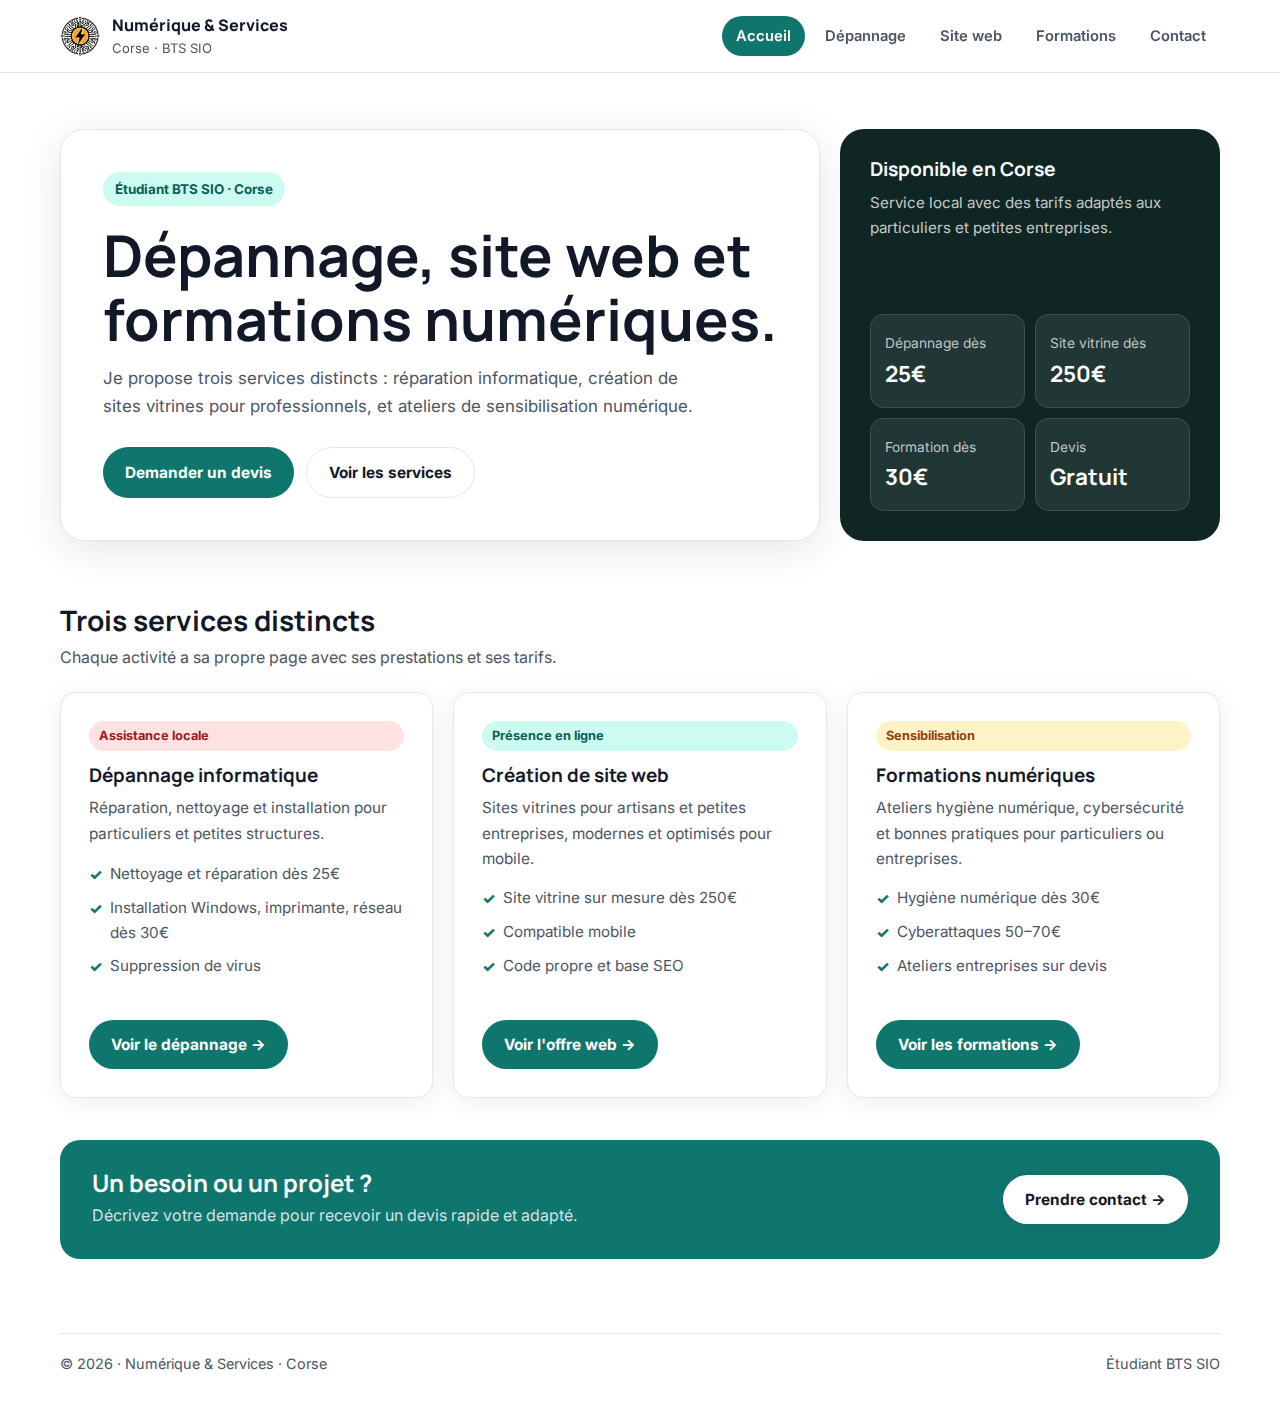
<file: index.html>
<!DOCTYPE html>
<html lang="fr">
<head>
  <meta charset="UTF-8"><meta name="viewport" content="width=device-width, initial-scale=1.0">
  <title>Réparation PC &amp; Création de sites — en Corse</title>
  <meta name="description" content="Étudiant BTS SIO en Corse : dépannage informatique, création de site web et formations numériques.">
  <link rel="stylesheet" href="style.css">
</head>
<body>
<header class="site-header">
  <div class="container header-inner">
    <a class="brand" href="index.html">
      <img src="logo-transparent.webp" alt="Logo" style="height:40px; width:40px; border-radius:12px; object-fit:contain;">
      <div><div class="brand-name">Numérique &amp; Services</div><div class="brand-sub">Corse · BTS SIO</div></div>
    </a>
    <button class="menu-btn" aria-label="Menu">☰</button>
    <nav class="nav">
      <a class="active" href="index.html">Accueil</a>
      <a href="depannage.html">Dépannage</a>
      <a href="site-web.html">Site web</a>
      <a href="formations.html">Formations</a>
      <a href="contact.html">Contact</a>
    </nav>
  </div>
</header>
<main>
  <section class="hero">
    <div class="container hero-grid">
      <div class="hero-card">
        <span class="badge">Étudiant BTS SIO · Corse</span>
        <h1>Dépannage, site web et formations numériques.</h1>
        <p>Je propose trois services distincts : réparation informatique, création de sites vitrines pour professionnels, et ateliers de sensibilisation numérique.</p>
        <div class="btn-row">
          <a class="btn" href="contact.html">Demander un devis</a>
          <a class="btn-ghost" href="#services">Voir les services</a>
        </div>
      </div>
      <aside class="hero-aside">
        <div>
          <h2>Disponible en Corse</h2>
          <p>Service local avec des tarifs adaptés aux particuliers et petites entreprises.</p>
        </div>
        <div class="stats-grid">
          <div class="stat"><span>Dépannage dès</span><strong>25€</strong></div>
          <div class="stat"><span>Site vitrine dès</span><strong>250€</strong></div>
          <div class="stat"><span>Formation dès</span><strong>30€</strong></div>
          <div class="stat"><span>Devis</span><strong>Gratuit</strong></div>
        </div>
      </aside>
    </div>
  </section>

  <section id="services" class="section">
    <div class="container">
      <div class="sec-head">
        <h2>Trois services distincts</h2>
        <p>Chaque activité a sa propre page avec ses prestations et ses tarifs.</p>
      </div>
      <div class="grid-3">
        <article class="scard">
          <span class="scard-tag red">Assistance locale</span>
          <h3>Dépannage informatique</h3>
          <p>Réparation, nettoyage et installation pour particuliers et petites structures.</p>
          <ul class="scard-list">
            <li>Nettoyage et réparation dès 25€</li>
            <li>Installation Windows, imprimante, réseau dès 30€</li>
            <li>Suppression de virus</li>
          </ul>
          <div class="scard-btn"><a class="btn" href="depannage.html">Voir le dépannage →</a></div>
        </article>
        <article class="scard">
          <span class="scard-tag green">Présence en ligne</span>
          <h3>Création de site web</h3>
          <p>Sites vitrines pour artisans et petites entreprises, modernes et optimisés pour mobile.</p>
          <ul class="scard-list">
            <li>Site vitrine sur mesure dès 250€</li>
            <li>Compatible mobile</li>
            <li>Code propre et base SEO</li>
          </ul>
          <div class="scard-btn"><a class="btn" href="site-web.html">Voir l'offre web →</a></div>
        </article>
        <article class="scard">
          <span class="scard-tag amber">Sensibilisation</span>
          <h3>Formations numériques</h3>
          <p>Ateliers hygiène numérique, cybersécurité et bonnes pratiques pour particuliers ou entreprises.</p>
          <ul class="scard-list">
            <li>Hygiène numérique dès 30€</li>
            <li>Cyberattaques 50–70€</li>
            <li>Ateliers entreprises sur devis</li>
          </ul>
          <div class="scard-btn"><a class="btn" href="formations.html">Voir les formations →</a></div>
        </article>
      </div>
    </div>
  </section>

  <section class="section">
    <div class="container cta-band">
      <div>
        <h2>Un besoin ou un projet ?</h2>
        <p>Décrivez votre demande pour recevoir un devis rapide et adapté.</p>
      </div>
      <a class="btn-white" href="contact.html">Prendre contact →</a>
    </div>
  </section>
</main>
<footer><div class="container footer-inner"><p>© 2026 · Numérique &amp; Services · Corse</p><p>Étudiant BTS SIO</p></div></footer>
<script>document.querySelector(".menu-btn").addEventListener("click",function(){document.querySelector(".nav").classList.toggle("open");});</script>
</body>
</html>
</file>
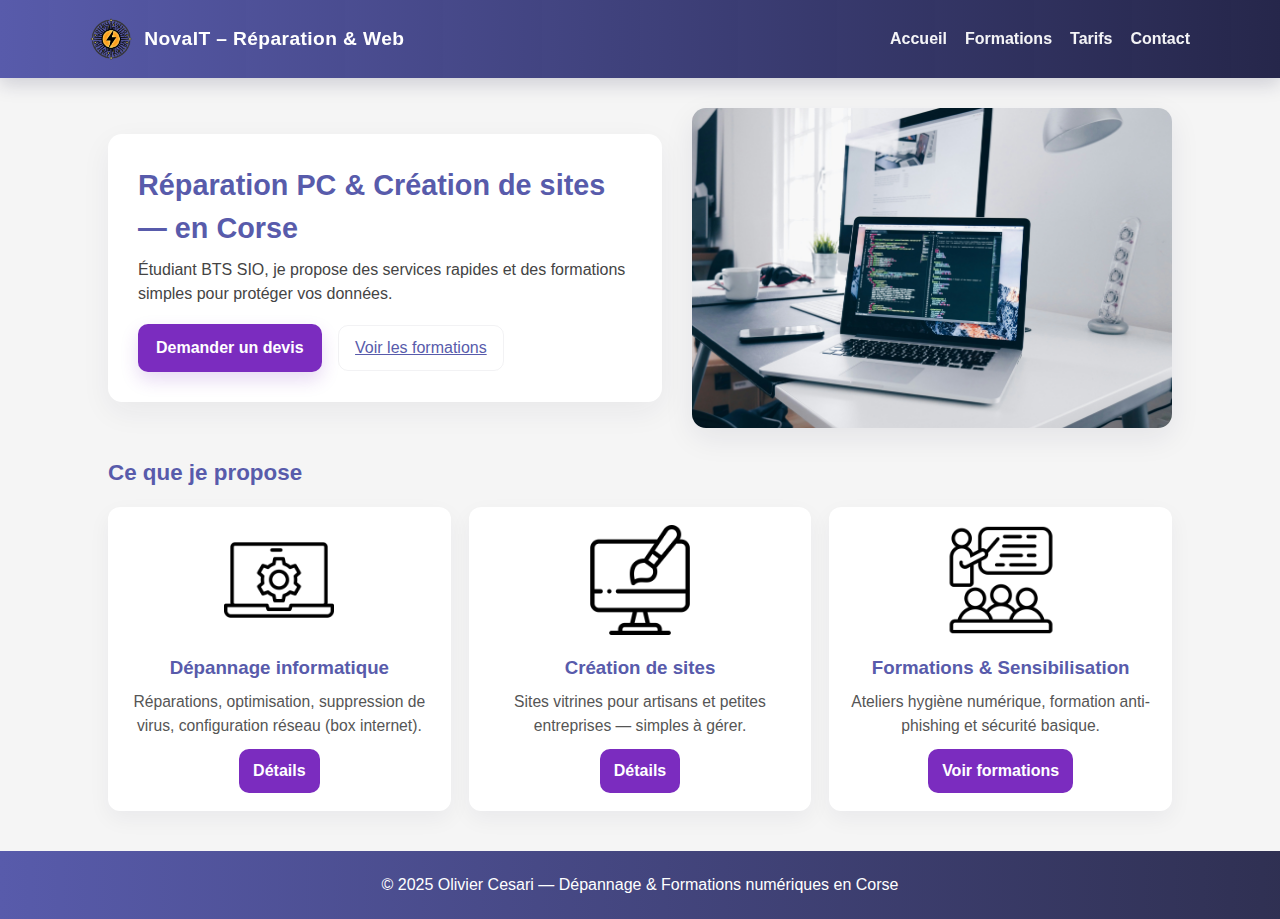
<file: site-olivier/index.html>
<!DOCTYPE html>
<html lang="fr">
<head>
  <meta charset="utf-8" />
  <meta name="viewport" content="width=device-width,initial-scale=1" />
  <title>Olivier Informatique - Dépannage PC & Formations (Corse)</title>
  
  <!-- SEO de base -->
  <meta name="description" content="Dépannage informatique à domicile, réparation PC, création sites web et formations sécurité en Corse (Ajaccio, Bastia). Étudiant BTS SIO.">
  <meta name="keywords" content="dépannage informatique Corse, réparation ordinateur Ajaccio, formation sécurité Bastia, création site web Corse">
  <meta name="robots" content="index,follow">
  <meta name="author" content="Olivier - novait.fr">
  
  <!-- Google Search Console : colle la balise ici après vérif -->
  <!-- <meta name="google-site-verification" content="TA_CODE_GSC"> -->
  
  <!-- Open Graph pour partages réseaux -->
  <meta property="og:title" content="novait.fr - Dépannage Informatique & Formations Corse">
  <meta property="og:description" content="Réparation PC, sites web et formations sécurité en Corse.">
  <meta property="og:image" content="https://novait.fr/images/Logo/logo-transparent-png.png">
  <meta property="og:url" content="https://novait.fr/">
  <meta property="og:type" content="website">
  
  <link rel="icon" href="/images/Logo/logo-transparent-png.ico" type="image/x-icon">
  <link rel="stylesheet" href="style.css">
</head>

<body>


  <header>
    <div class="header-inner">
      <div class="site-title">
        <img src="images/Logo/logo-transparent.png" alt="NovaIT">
        <h1>NovaIT – Réparation & Web</h1>
      </div>

      <button class="burger" aria-label="Ouvrir le menu">
       ☰
      </button>

      <nav class="nav-links">
        <a href="index.html">Accueil</a>
        <a href="formations.html">Formations</a>
        <a href="tarifs.html">Tarifs</a>
        <a href="contact.html">Contact</a>
      </nav>
    </div>
  </header>


<main class="container">
  <section class="hero">
    <div class="hero-card">
      <h2>Réparation PC & Création de sites — en Corse</h2>
      <p>Étudiant BTS SIO, je propose des services rapides et des formations simples pour protéger vos données.</p>
      <a href="contact.html" class="cta">Demander un devis</a>
      <a href="formations.html" class="secondary">Voir les formations</a>
    </div>
    <img class="hero-image" src="images/hero.jpg" alt="bureau informatique">
  </section>

  <section>
    <h3 class="section-title">Ce que je propose</h3>
    <div class="grid">
      <div class="card">
        <img src="images/pc-repair.png" alt="dépannage">
        <h3>Dépannage informatique</h3>
        <p>Réparations, optimisation, suppression de virus, configuration réseau (box internet).</p>
        <a class="btn" href="tarifs.html">Détails</a>
      </div>

      <div class="card">
        <img src="images/web-creation.png" alt="site web">
        <h3>Création de sites</h3>
        <p>Sites vitrines pour artisans et petites entreprises — simples à gérer.</p>
        <a class="btn" href="tarifs.html">Détails</a>
      </div>

      <div class="card">
        <img src="images/formation.png" alt="formations">
        <h3>Formations & Sensibilisation</h3>
        <p>Ateliers hygiène numérique, formation anti-phishing et sécurité basique.</p>
        <a class="btn" href="formations.html">Voir formations</a>
      </div>
    </div>
  </section>
</main>

<footer>
  <p>© 2025 Olivier Cesari — Dépannage & Formations numériques en Corse</p>
</footer>

<script>
  const burger = document.querySelector('.burger');
  const nav = document.querySelector('.nav-links');

  if (burger && nav) {
    burger.addEventListener('click', () => {
      nav.classList.toggle('open');
    });
  }
</script>

</body>
</html>
</file>
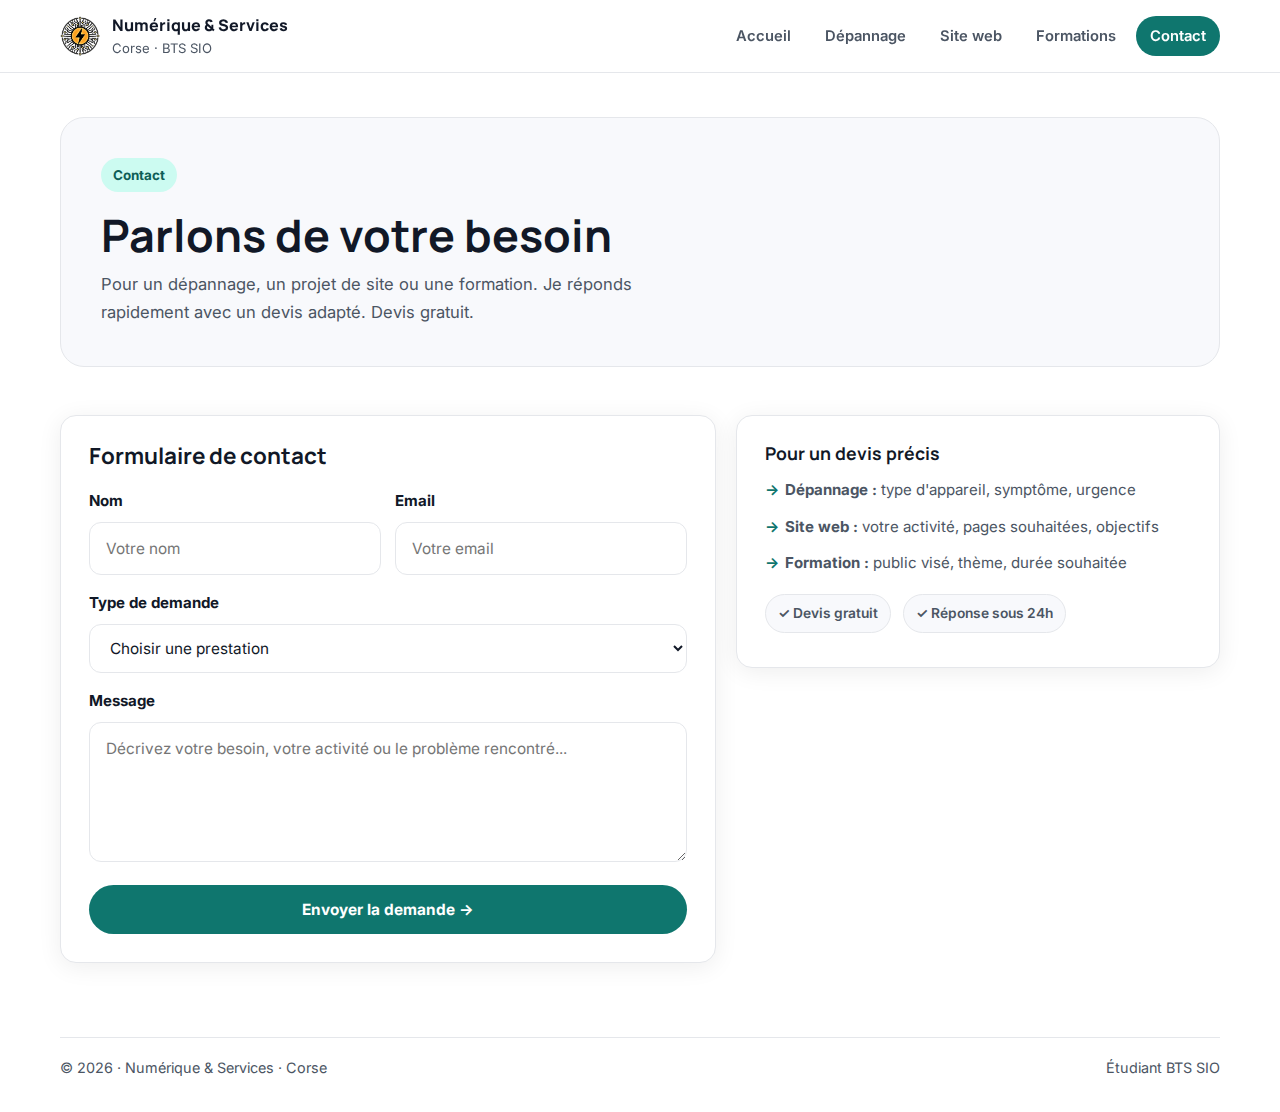
<file: contact.html>
<!DOCTYPE html>
<html lang="fr">
<head>
  <meta charset="UTF-8"><meta name="viewport" content="width=device-width, initial-scale=1.0">
  <title>Contact | Numérique & Services</title>
  <meta name="description" content="Contactez-moi pour un dépannage, un projet de site web ou une formation numérique en Corse.">
  <link rel="stylesheet" href="style.css">
  <link rel="icon" type="image/png" href="logo-transparent.webp">
</head>
<body>
<header class="site-header">
  <div class="container header-inner">
    <a class="brand" href="index.html">
      <img src="logo-transparent.webp" alt="Logo" style="height:40px; width:40px; border-radius:12px; object-fit:contain;">
      <div><div class="brand-name">Numérique &amp; Services</div><div class="brand-sub">Corse · BTS SIO</div></div>
    </a>
    <button class="menu-btn" aria-label="Menu">☰</button>
    <nav class="nav">
      <a href="index.html">Accueil</a>
      <a href="depannage.html">Dépannage</a>
      <a href="site-web.html">Site web</a>
      <a href="formations.html">Formations</a>
      <a class="active" href="contact.html">Contact</a>
    </nav>
  </div>
</header>
<main>
  <section class="page-hero">
    <div class="container page-hero-inner">
      <span class="badge">Contact</span>
      <h1>Parlons de votre besoin</h1>
      <p>Pour un dépannage, un projet de site ou une formation. Je réponds rapidement avec un devis adapté. Devis gratuit.</p>
    </div>
  </section>

  <section class="section">
    <div class="container contact-layout">
      <div class="form-card">
        <h2>Formulaire de contact</h2>
        <form>
          <div class="form-row2">
            <div class="form-group">
              <label for="nom">Nom</label>
              <input id="nom" type="text" placeholder="Votre nom">
            </div>
            <div class="form-group">
              <label for="email">Email</label>
              <input id="email" type="email" placeholder="Votre email">
            </div>
          </div>
          <div class="form-group">
            <label for="service">Type de demande</label>
            <select id="service" name="service">
              <option value="">Choisir une prestation</option>
              <option value="Dépannage informatique">Dépannage informatique</option>
              <option value="Création de site web">Création de site web</option>
              <option value="Formation / atelier">Formation / atelier</option>
              <option value="Autre demande">Autre demande</option>
            </select>
          </div>
          <div class="form-group">
            <label for="message">Message</label>
            <textarea id="message" name="message" placeholder="Décrivez votre besoin, votre activité ou le problème rencontré..."></textarea>
          </div>
          <button class="btn" type="submit" style="width:100%; justify-content:center;">Envoyer la demande →</button>
        </form>
      </div>
      <aside class="tips-card">
        <h3>Pour un devis précis</h3>
        <ul class="tip-list">
          <li><strong>Dépannage :</strong> type d'appareil, symptôme, urgence</li>
          <li><strong>Site web :</strong> votre activité, pages souhaitées, objectifs</li>
          <li><strong>Formation :</strong> public visé, thème, durée souhaitée</li>
        </ul>
        <span class="info-pill">✓ Devis gratuit</span>
        <span class="info-pill">✓ Réponse sous 24h</span>
      </aside>
    </div>
  </section>
</main>
<footer><div class="container footer-inner"><p>© 2026 · Numérique &amp; Services · Corse</p><p>Étudiant BTS SIO</p></div></footer>
<script>
document.querySelector(".menu-btn").addEventListener("click", function(){
  document.querySelector(".nav").classList.toggle("open");
});
// Préremplissage automatique depuis l'URL
(function(){
  const params = new URLSearchParams(window.location.search);
  const service = params.get("service");
  const detail = params.get("detail");
  if(service){
    const sel = document.getElementById("service");
    for(let i=0; i<sel.options.length; i++){
      if(sel.options[i].value === service){ sel.selectedIndex = i; break; }
    }
  }
  if(detail){
    const ta = document.getElementById("message");
    ta.value = "Bonjour, je suis intéressé(e) par : " + detail + ".\n\n";
  }
})();
</script>
</body>
</html>
</file>
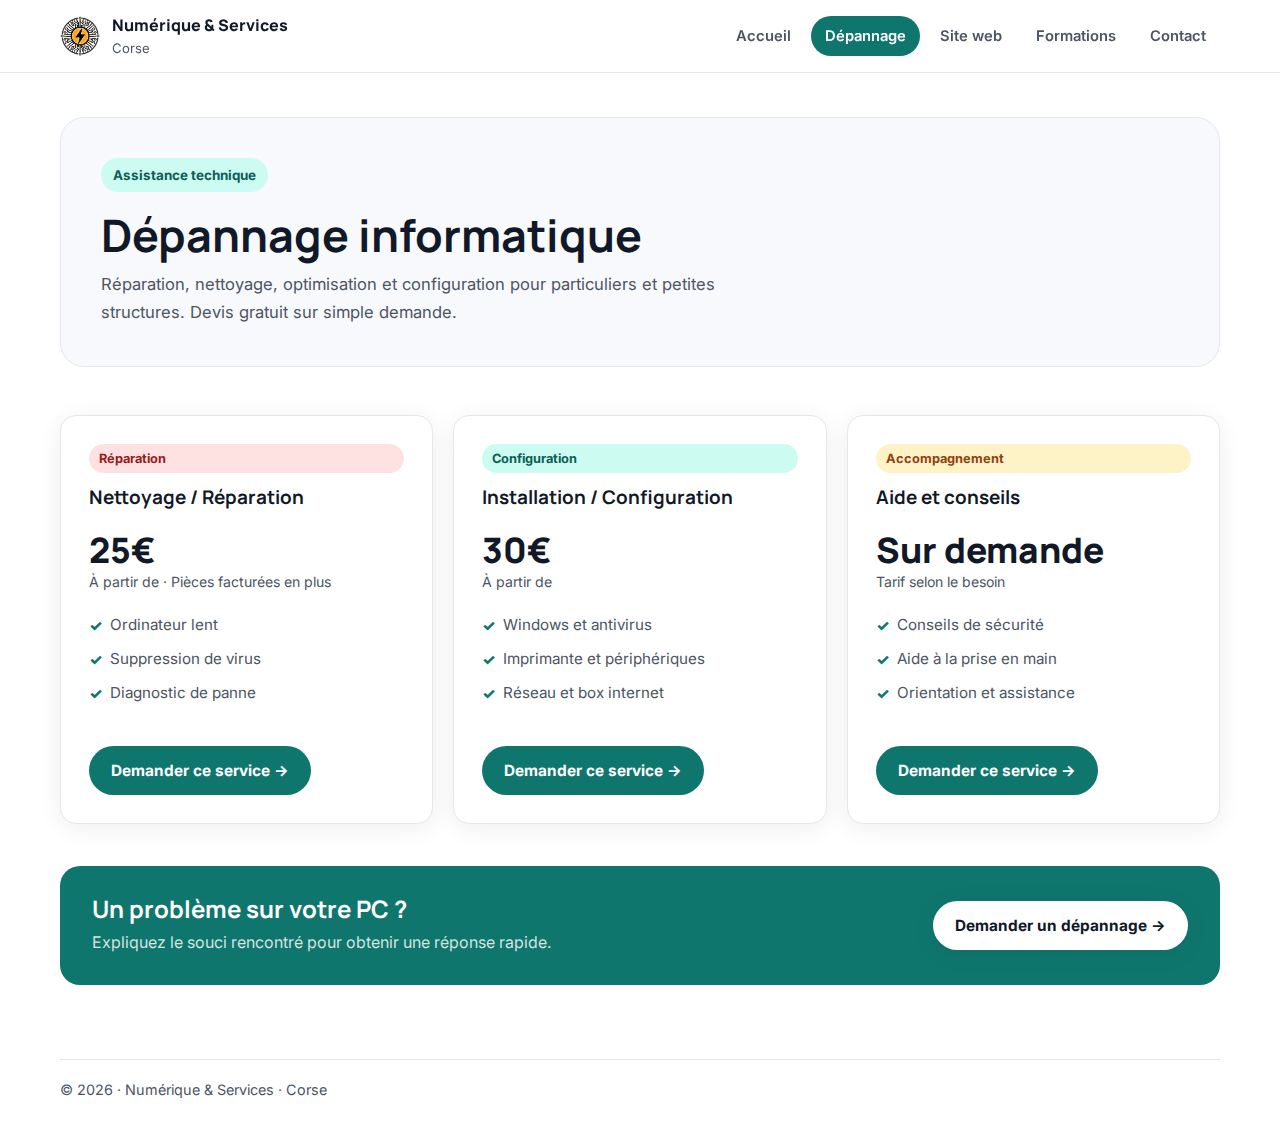
<file: depannage.html>
<!DOCTYPE html>
<html lang="fr">
<head>
  <meta charset="UTF-8"><meta name="viewport" content="width=device-width, initial-scale=1.0">
  <title>Dépannage informatique | Numérique &amp; Services</title>
  <meta name="description" content="Dépannage informatique en Corse : nettoyage, réparation, installation et assistance technique.">
  <link rel="stylesheet" href="style.css">
  <link rel="icon" type="image/png" href="logo-transparent.webp">
</head>
<body>
<header class="site-header">
  <div class="container header-inner">
    <a class="brand" href="index.html">
      <img src="logo-transparent.webp" alt="Logo" style="height:40px; width:40px; border-radius:12px; object-fit:contain;">
      <div><div class="brand-name">Numérique &amp; Services</div><div class="brand-sub">Corse</div></div>
    </a>
    <button class="menu-btn" aria-label="Menu">☰</button>
    <nav class="nav">
      <a href="index.html">Accueil</a>
      <a class="active" href="depannage.html">Dépannage</a>
      <a href="site-web.html">Site web</a>
      <a href="formations.html">Formations</a>
      <a href="contact.html">Contact</a>
    </nav>
  </div>
</header>
<main>
  <section class="page-hero">
    <div class="container page-hero-inner">
      <span class="badge">Assistance technique</span>
      <h1>Dépannage informatique</h1>
      <p>Réparation, nettoyage, optimisation et configuration pour particuliers et petites structures. Devis gratuit sur simple demande.</p>
    </div>
  </section>

  <section class="section">
    <div class="container grid-3">
      <article class="scard">
        <span class="scard-tag red">Réparation</span>
        <h3>Nettoyage / Réparation</h3>
        <div class="price-row">
          <div class="price">25€</div>
          <div class="price-sub">À partir de · Pièces facturées en plus</div>
        </div>
        <ul class="scard-list">
          <li>Ordinateur lent</li>
          <li>Suppression de virus</li>
          <li>Diagnostic de panne</li>
        </ul>
        <div class="scard-btn">
          <a class="btn" href="contact.html?service=D%C3%A9pannage+informatique">Demander ce service →</a>
        </div>
      </article>
      <article class="scard">
        <span class="scard-tag green">Configuration</span>
        <h3>Installation / Configuration</h3>
        <div class="price-row">
          <div class="price">30€</div>
          <div class="price-sub">À partir de</div>
        </div>
        <ul class="scard-list">
          <li>Windows et antivirus</li>
          <li>Imprimante et périphériques</li>
          <li>Réseau et box internet</li>
        </ul>
        <div class="scard-btn">
          <a class="btn" href="contact.html?service=D%C3%A9pannage+informatique">Demander ce service →</a>
        </div>
      </article>
      <article class="scard">
        <span class="scard-tag amber">Accompagnement</span>
        <h3>Aide et conseils</h3>
        <div class="price-row">
          <div class="price">Sur demande</div>
          <div class="price-sub">Tarif selon le besoin</div>
        </div>
        <ul class="scard-list">
          <li>Conseils de sécurité</li>
          <li>Aide à la prise en main</li>
          <li>Orientation et assistance</li>
        </ul>
        <div class="scard-btn">
          <a class="btn" href="contact.html?service=D%C3%A9pannage+informatique">Demander ce service →</a>
        </div>
      </article>
    </div>
  </section>

  <section class="section">
    <div class="container cta-band">
      <div><h2>Un problème sur votre PC ?</h2><p>Expliquez le souci rencontré pour obtenir une réponse rapide.</p></div>
      <a class="btn-white" href="contact.html?service=D%C3%A9pannage+informatique">Demander un dépannage →</a>
    </div>
  </section>
</main>
<footer><div class="container footer-inner"><p>© 2026 · Numérique &amp; Services · Corse</p></div></footer>
<script>document.querySelector(".menu-btn").addEventListener("click",function(){document.querySelector(".nav").classList.toggle("open");});</script>
</body>
</html>
</file>
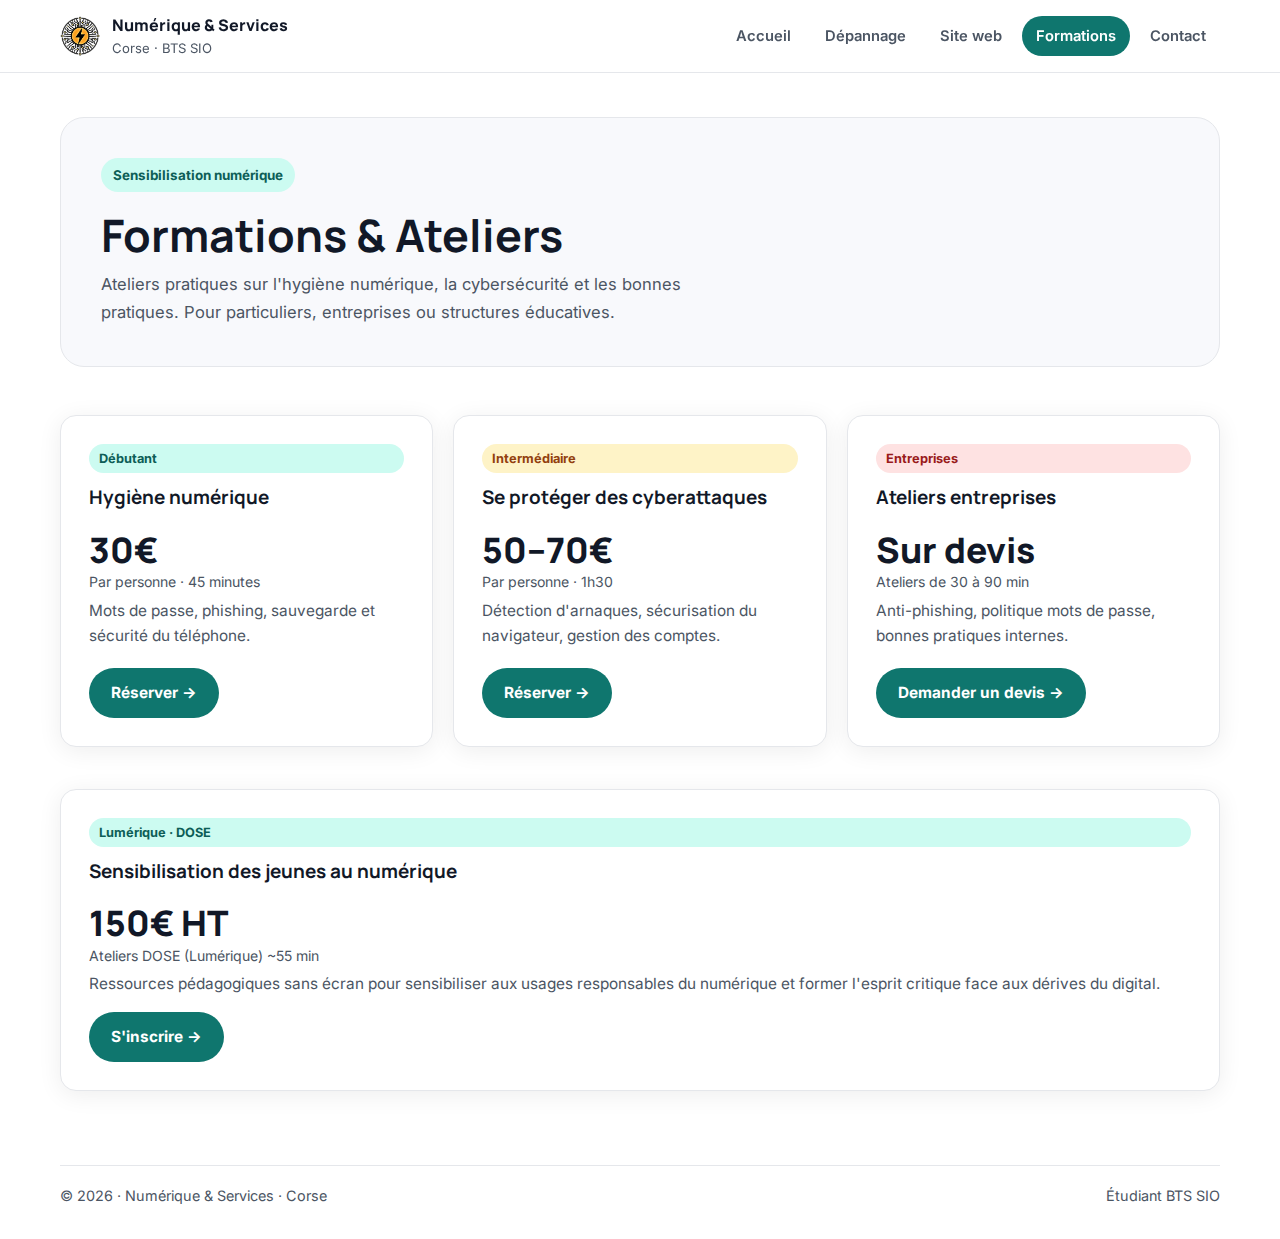
<file: formations.html>
<!DOCTYPE html>
<html lang="fr">
<head>
  <meta charset="UTF-8"><meta name="viewport" content="width=device-width, initial-scale=1.0">
  <title>Formations numériques | Numérique &amp; Services</title>
  <meta name="description" content="Formations et ateliers numériques en Corse : hygiène numérique, cybersécurité et sensibilisation.">
  <link rel="stylesheet" href="style.css">
  <link rel="icon" type="image/png" href="logo-transparent.webp">
</head>
<body>
<header class="site-header">
  <div class="container header-inner">
    <a class="brand" href="index.html">
      <img src="logo-transparent.webp" alt="Logo" style="height:40px; width:40px; border-radius:12px; object-fit:contain;">
      <div><div class="brand-name">Numérique &amp; Services</div><div class="brand-sub">Corse · BTS SIO</div></div>
    </a>
    <button class="menu-btn" aria-label="Menu">☰</button>
    <nav class="nav">
      <a href="index.html">Accueil</a>
      <a href="depannage.html">Dépannage</a>
      <a href="site-web.html">Site web</a>
      <a class="active" href="formations.html">Formations</a>
      <a href="contact.html">Contact</a>
    </nav>
  </div>
</header>
<main>
  <section class="page-hero">
    <div class="container page-hero-inner">
      <span class="badge">Sensibilisation numérique</span>
      <h1>Formations &amp; Ateliers</h1>
      <p>Ateliers pratiques sur l'hygiène numérique, la cybersécurité et les bonnes pratiques. Pour particuliers, entreprises ou structures éducatives.</p>
    </div>
  </section>

  <section class="section">
    <div class="container grid-3">
      <article class="scard">
        <span class="scard-tag green">Débutant</span>
        <h3>Hygiène numérique</h3>
        <div class="price-row">
          <div class="price">30€</div>
          <div class="price-sub">Par personne · 45 minutes</div>
        </div>
        <p>Mots de passe, phishing, sauvegarde et sécurité du téléphone.</p>
        <div class="scard-btn">
          <a class="btn" href="contact.html?service=Formation+%2F+atelier&detail=Hygi%C3%A8ne+num%C3%A9rique">Réserver →</a>
        </div>
      </article>
      <article class="scard">
        <span class="scard-tag amber">Intermédiaire</span>
        <h3>Se protéger des cyberattaques</h3>
        <div class="price-row">
          <div class="price">50–70€</div>
          <div class="price-sub">Par personne · 1h30</div>
        </div>
        <p>Détection d'arnaques, sécurisation du navigateur, gestion des comptes.</p>
        <div class="scard-btn">
          <a class="btn" href="contact.html?service=Formation+%2F+atelier&detail=Cyberattaques">Réserver →</a>
        </div>
      </article>
      <article class="scard">
        <span class="scard-tag red">Entreprises</span>
        <h3>Ateliers entreprises</h3>
        <div class="price-row">
          <div class="price">Sur devis</div>
          <div class="price-sub">Ateliers de 30 à 90 min</div>
        </div>
        <p>Anti-phishing, politique mots de passe, bonnes pratiques internes.</p>
        <div class="scard-btn">
          <a class="btn" href="contact.html?service=Formation+%2F+atelier&detail=Ateliers+entreprises">Demander un devis →</a>
        </div>
      </article>
    </div>
  </section>

  <section class="section">
    <div class="container grid-3">
      <article class="scard" style="grid-column:1/-1;">
        <span class="scard-tag green">Lumérique · DOSE</span>
        <h3>Sensibilisation des jeunes au numérique</h3>
        <div class="price-row">
          <div class="price">150€ HT</div>
          <div class="price-sub">Ateliers DOSE (Lumérique) ~55 min</div>
        </div>
        <p>Ressources pédagogiques sans écran pour sensibiliser aux usages responsables du numérique et former l'esprit critique face aux dérives du digital.</p>
        <div class="scard-btn" style="padding-top:16px;">
          <a class="btn" href="contact.html?service=Formation+%2F+atelier&detail=Lum%C3%A9rique+DOSE">S'inscrire →</a>
        </div>
      </article>
    </div>
  </section>
</main>
<footer><div class="container footer-inner"><p>© 2026 · Numérique &amp; Services · Corse</p><p>Étudiant BTS SIO</p></div></footer>
<script>document.querySelector(".menu-btn").addEventListener("click",function(){document.querySelector(".nav").classList.toggle("open");});</script>
</body>
</html>
</file>
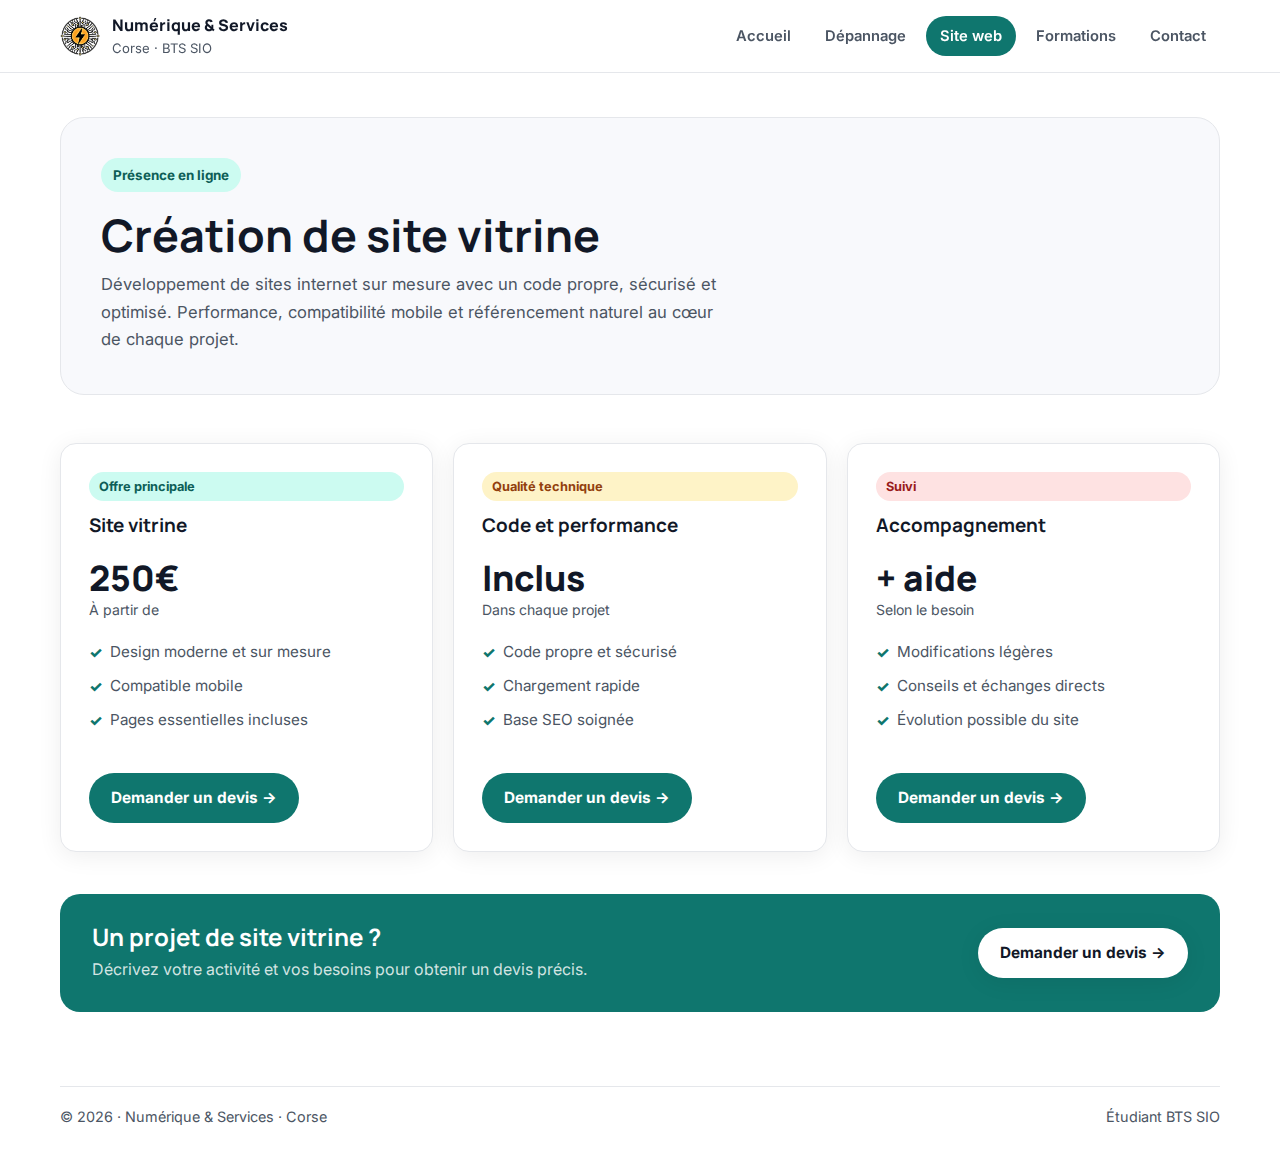
<file: site-web.html>
<!DOCTYPE html>
<html lang="fr">
<head>
  <meta charset="UTF-8"><meta name="viewport" content="width=device-width, initial-scale=1.0">
  <title>Création de site web | Numérique &amp; Services</title>
  <meta name="description" content="Création de site vitrine en Corse : code propre, compatible mobile et référencement soigné.">
  <link rel="stylesheet" href="style.css">
  <link rel="icon" type="image/png" href="logo-transparent.webp">
</head>
<body>
<header class="site-header">
  <div class="container header-inner">
    <a class="brand" href="index.html">
      <img src="logo-transparent.webp" alt="Logo" style="height:40px; width:40px; border-radius:12px; object-fit:contain;">
      <div><div class="brand-name">Numérique &amp; Services</div><div class="brand-sub">Corse · BTS SIO</div></div>
    </a>
    <button class="menu-btn" aria-label="Menu">☰</button>
    <nav class="nav">
      <a href="index.html">Accueil</a>
      <a href="depannage.html">Dépannage</a>
      <a class="active" href="site-web.html">Site web</a>
      <a href="formations.html">Formations</a>
      <a href="contact.html">Contact</a>
    </nav>
  </div>
</header>
<main>
  <section class="page-hero">
    <div class="container page-hero-inner">
      <span class="badge">Présence en ligne</span>
      <h1>Création de site vitrine</h1>
      <p>Développement de sites internet sur mesure avec un code propre, sécurisé et optimisé. Performance, compatibilité mobile et référencement naturel au cœur de chaque projet.</p>
    </div>
  </section>

  <section class="section">
    <div class="container grid-3">
      <article class="scard">
        <span class="scard-tag green">Offre principale</span>
        <h3>Site vitrine</h3>
        <div class="price-row">
          <div class="price">250€</div>
          <div class="price-sub">À partir de</div>
        </div>
        <ul class="scard-list">
          <li>Design moderne et sur mesure</li>
          <li>Compatible mobile</li>
          <li>Pages essentielles incluses</li>
        </ul>
        <div class="scard-btn">
          <a class="btn" href="contact.html?service=Cr%C3%A9ation+de+site+web">Demander un devis →</a>
        </div>
      </article>
      <article class="scard">
        <span class="scard-tag amber">Qualité technique</span>
        <h3>Code et performance</h3>
        <div class="price-row">
          <div class="price">Inclus</div>
          <div class="price-sub">Dans chaque projet</div>
        </div>
        <ul class="scard-list">
          <li>Code propre et sécurisé</li>
          <li>Chargement rapide</li>
          <li>Base SEO soignée</li>
        </ul>
        <div class="scard-btn">
          <a class="btn" href="contact.html?service=Cr%C3%A9ation+de+site+web">Demander un devis →</a>
        </div>
      </article>
      <article class="scard">
        <span class="scard-tag red">Suivi</span>
        <h3>Accompagnement</h3>
        <div class="price-row">
          <div class="price">+ aide</div>
          <div class="price-sub">Selon le besoin</div>
        </div>
        <ul class="scard-list">
          <li>Modifications légères</li>
          <li>Conseils et échanges directs</li>
          <li>Évolution possible du site</li>
        </ul>
        <div class="scard-btn">
          <a class="btn" href="contact.html?service=Cr%C3%A9ation+de+site+web">Demander un devis →</a>
        </div>
      </article>
    </div>
  </section>

  <section class="section">
    <div class="container cta-band">
      <div><h2>Un projet de site vitrine ?</h2><p>Décrivez votre activité et vos besoins pour obtenir un devis précis.</p></div>
      <a class="btn-white" href="contact.html?service=Cr%C3%A9ation+de+site+web">Demander un devis →</a>
    </div>
  </section>
</main>
<footer><div class="container footer-inner"><p>© 2026 · Numérique &amp; Services · Corse</p><p>Étudiant BTS SIO</p></div></footer>
<script>document.querySelector(".menu-btn").addEventListener("click",function(){document.querySelector(".nav").classList.toggle("open");});</script>
</body>
</html>
</file>
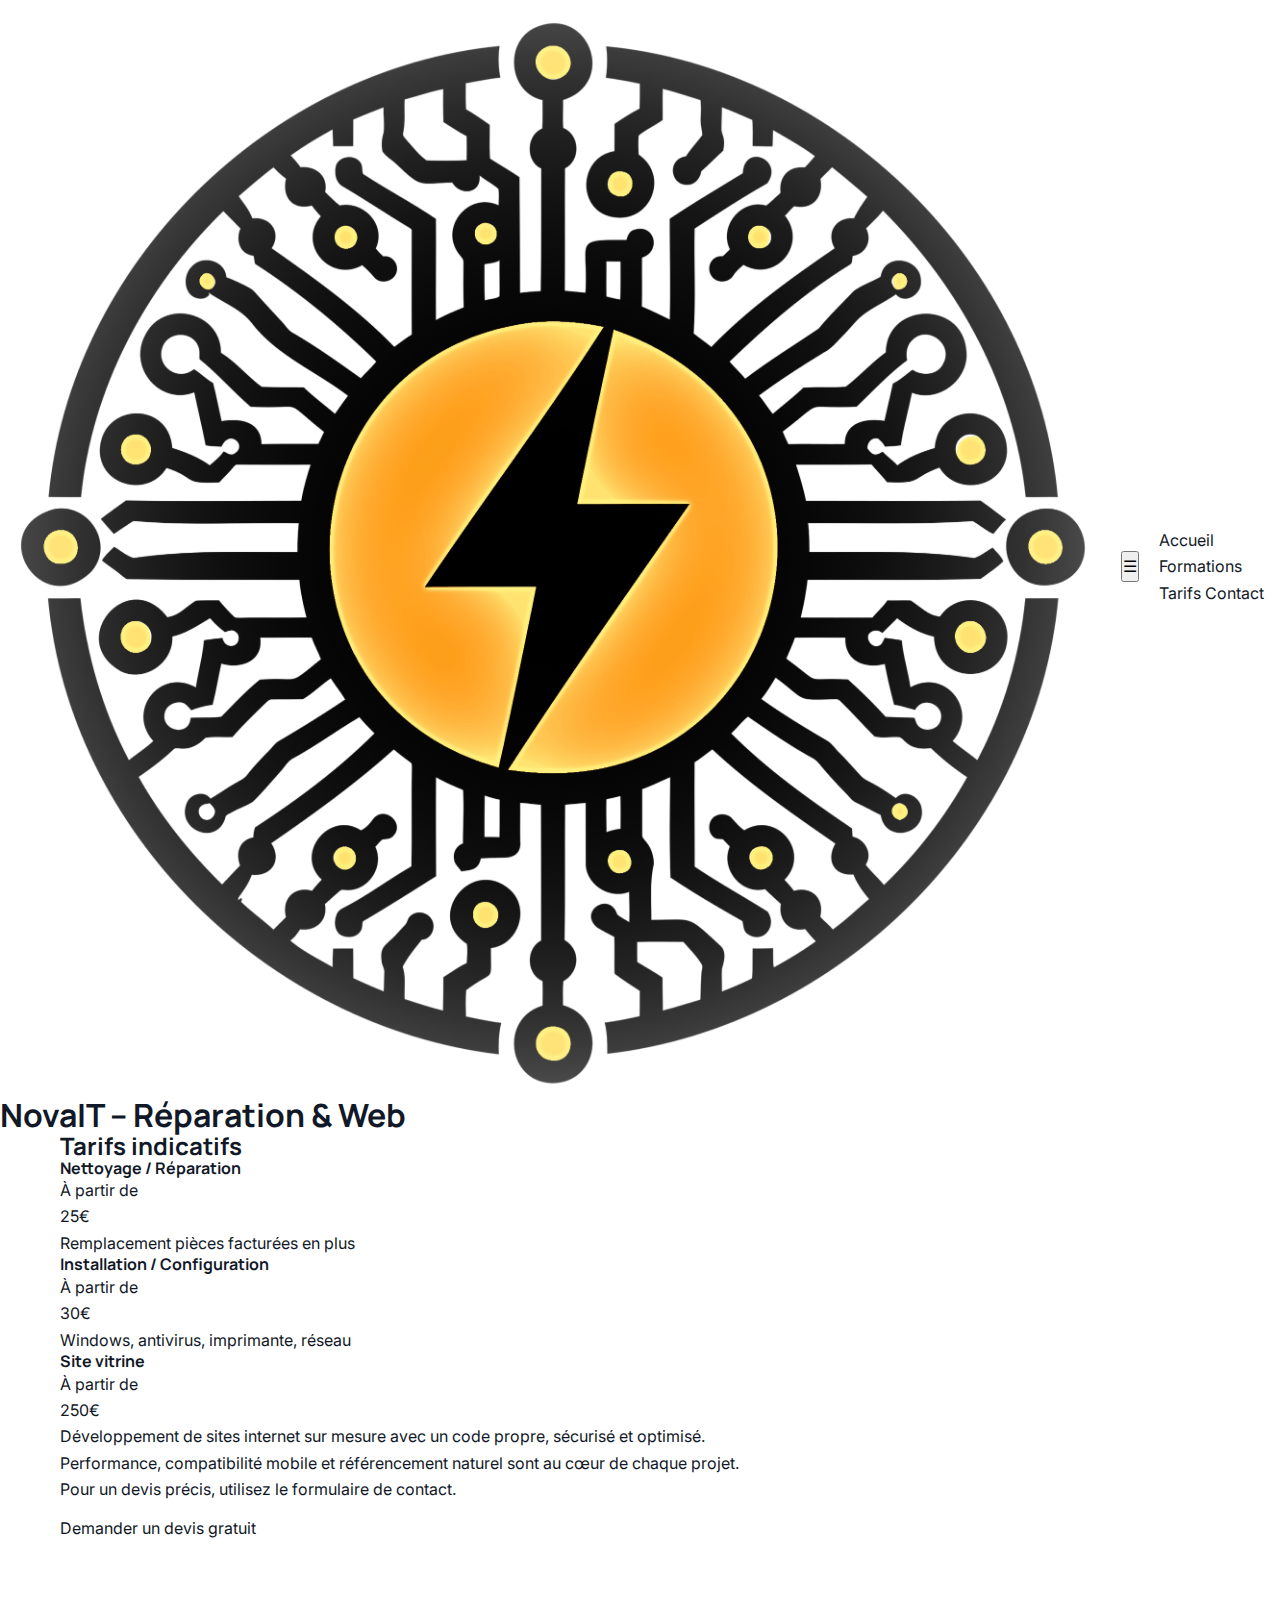
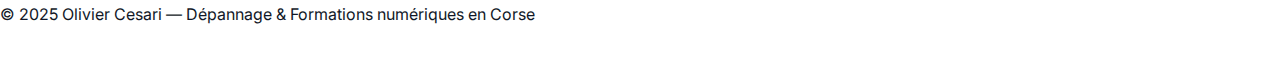
<file: tarifs.html>
<!DOCTYPE html>
<html lang="fr">
<head>
  <meta charset="utf-8" />
  <meta name="viewport" content="width=device-width,initial-scale=1" />
  <title>Olivier Informatique - Dépannage PC & Formations (Corse)</title>
  
  <!-- SEO de base -->
  <meta name="description" content="Dépannage informatique à domicile, réparation PC, création sites web et formations sécurité en Corse (Ajaccio, Bastia). Étudiant BTS SIO.">
  <meta name="keywords" content="dépannage informatique Corse, réparation ordinateur Ajaccio, formation sécurité Bastia, création site web Corse">
  <meta name="robots" content="index,follow">
  <meta name="author" content="Olivier - novait.fr">
  
  <!-- Google Search Console : colle la balise ici après vérif -->
  <!-- <meta name="google-site-verification" content="TA_CODE_GSC"> -->
  
  <!-- Open Graph pour partages réseaux -->
  <meta property="og:title" content="novait.fr - Dépannage Informatique & Formations Corse">
  <meta property="og:description" content="Réparation PC, sites web et formations sécurité en Corse.">
  <meta property="og:image" content="https://novait.fr/images/Logo/logo-transparent-png.png">
  <meta property="og:url" content="https://novait.fr/">
  <meta property="og:type" content="website">
  
  <link rel="icon" href="/images/Logo/logo-transparent-png.ico" type="image/x-icon">
  <link rel="stylesheet" href="style.css">
</head>

<body>
  <header>
  <div class="header-inner">
    <div class="site-title">
      <img src="images/Logo/logo-transparent.png" alt="NovaIT">
      <h1>NovaIT – Réparation & Web</h1>
    </div>

    <button class="burger" aria-label="Ouvrir le menu">
      ☰
    </button>

    <nav class="nav-links">
      <a href="index.html">Accueil</a>
      <a href="formations.html">Formations</a>
      <a href="tarifs.html">Tarifs</a>
      <a href="contact.html">Contact</a>
    </nav>
  </div>
</header>

<main class="container">
  <h2 class="section-title">Tarifs indicatifs</h2>

  <div class="pricing">
  <div class="price">
    <h4>Nettoyage / Réparation</h4>
    <p>À partir de</p>
    <p class="prix">25€</p>
    <p class="small">Remplacement pièces facturées en plus</p>
  </div>

  <div class="price">
    <h4>Installation / Configuration</h4>
    <p>À partir de</p>
    <p class="prix">30€</p>
    <p class="small">Windows, antivirus, imprimante, réseau</p>
  </div>

  <div class="price">
    <h4>Site vitrine</h4>
    <p>À partir de</p>
    <p class="prix">250€</p>
    <p class="small">Développement de sites internet sur mesure avec un code propre, sécurisé et optimisé.<br>Performance, compatibilité mobile et référencement naturel sont au cœur de chaque projet. </p>
  </div>
</div>

  <p class="center">Pour un devis précis, utilisez le formulaire de contact.</p>
  <div class="center" style="margin-top:12px;">
    <a href="contact.html" class="btn-devis-important">
      Demander un devis gratuit
    </a>

  </div>
</main>

<footer>
  <p>© 2025 Olivier Cesari — Dépannage & Formations numériques en Corse</p>
</footer>
<script>
  const burger = document.querySelector('.burger');
  const nav = document.querySelector('.nav-links');

  if (burger && nav) {
    burger.addEventListener('click', () => {
      nav.classList.toggle('open');
    });
  }
</script>
</body>
</html>
</file>
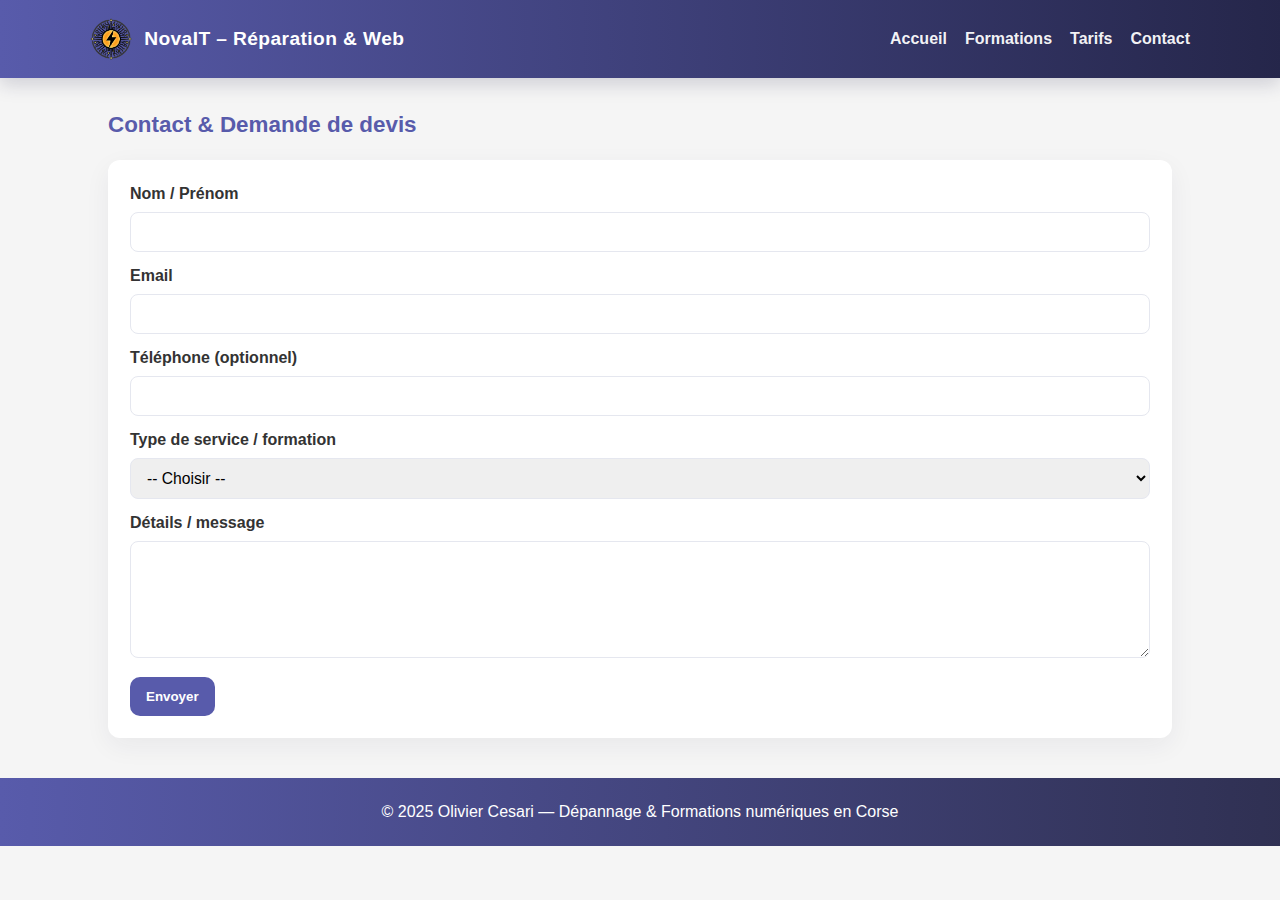
<file: site-olivier/contact.html>
<!DOCTYPE html>
<html lang="fr">
<head>
  <meta charset="utf-8" />
  <meta name="viewport" content="width=device-width,initial-scale=1" />
  <title>Olivier Informatique - Dépannage PC & Formations (Corse)</title>
  
  <!-- SEO de base -->
  <meta name="description" content="Dépannage informatique à domicile, réparation PC, création sites web et formations sécurité en Corse (Ajaccio, Bastia). Étudiant BTS SIO.">
  <meta name="keywords" content="dépannage informatique Corse, réparation ordinateur Ajaccio, formation sécurité Bastia, création site web Corse">
  <meta name="robots" content="index,follow">
  <meta name="author" content="Olivier - novait.fr">
  
  <!-- Google Search Console : colle la balise ici après vérif -->
  <!-- <meta name="google-site-verification" content="TA_CODE_GSC"> -->
  
  <!-- Open Graph pour partages réseaux -->
  <meta property="og:title" content="novait.fr - Dépannage Informatique & Formations Corse">
  <meta property="og:description" content="Réparation PC, sites web et formations sécurité en Corse.">
  <meta property="og:image" content="https://novait.fr/images/Logo/logo-transparent-png.png">
  <meta property="og:url" content="https://novait.fr/">
  <meta property="og:type" content="website">
  
  <link rel="icon" href="/images/Logo/logo-transparent-png.ico" type="image/x-icon">
  <link rel="stylesheet" href="style.css">
</head>

<body>
  <header>
  <div class="header-inner">
    <div class="site-title">
      <img src="images/Logo/logo-transparent.png" alt="NovaIT">
      <h1>NovaIT – Réparation & Web</h1>
    </div>

    <button class="burger" aria-label="Ouvrir le menu">
      ☰
    </button>

    <nav class="nav-links">
      <a href="index.html">Accueil</a>
      <a href="formations.html">Formations</a>
      <a href="tarifs.html">Tarifs</a>
      <a href="contact.html">Contact</a>
    </nav>
  </div>
</header>

<main class="container">
  <h2 class="section-title">Contact & Demande de devis</h2>

  <div class="form-card">
    <form action="https://formspree.io/f/xwpdojpy" method="POST">
      <label for="name">Nom / Prénom</label>
      <input id="name" name="name" type="text" required>

      <label for="email">Email</label>
      <input id="email" name="email" type="email" required>

      <label for="phone">Téléphone (optionnel)</label>
      <input id="phone" name="phone" type="text">

      <label for="service">Type de service / formation</label>
      <select id="service" name="service" required>
        <option value="">-- Choisir --</option>
        <option value="depannage">Dépannage informatique</option>
        <option value="site">Création site web</option>
        <option value="formation-hygiene">Formation : Hygiène numérique</option>
        <option value="formation-cyber">Formation : Cybersécurité</option>
        <option value="devis-entreprise">Devis entreprise</option>
      </select>

      <label for="message">Détails / message</label>
      <textarea id="message" name="message" rows="5" required></textarea>

      <button type="submit">Envoyer</button>
    </form>
  </div>

</main>

<footer>
  <p>© 2025 Olivier Cesari — Dépannage & Formations numériques en Corse</p>
</footer>
<script>
  const burger = document.querySelector('.burger');
  const nav = document.querySelector('.nav-links');

  if (burger && nav) {
    burger.addEventListener('click', () => {
      nav.classList.toggle('open');
    });
  }
</script>
</body>
</html>
</file>
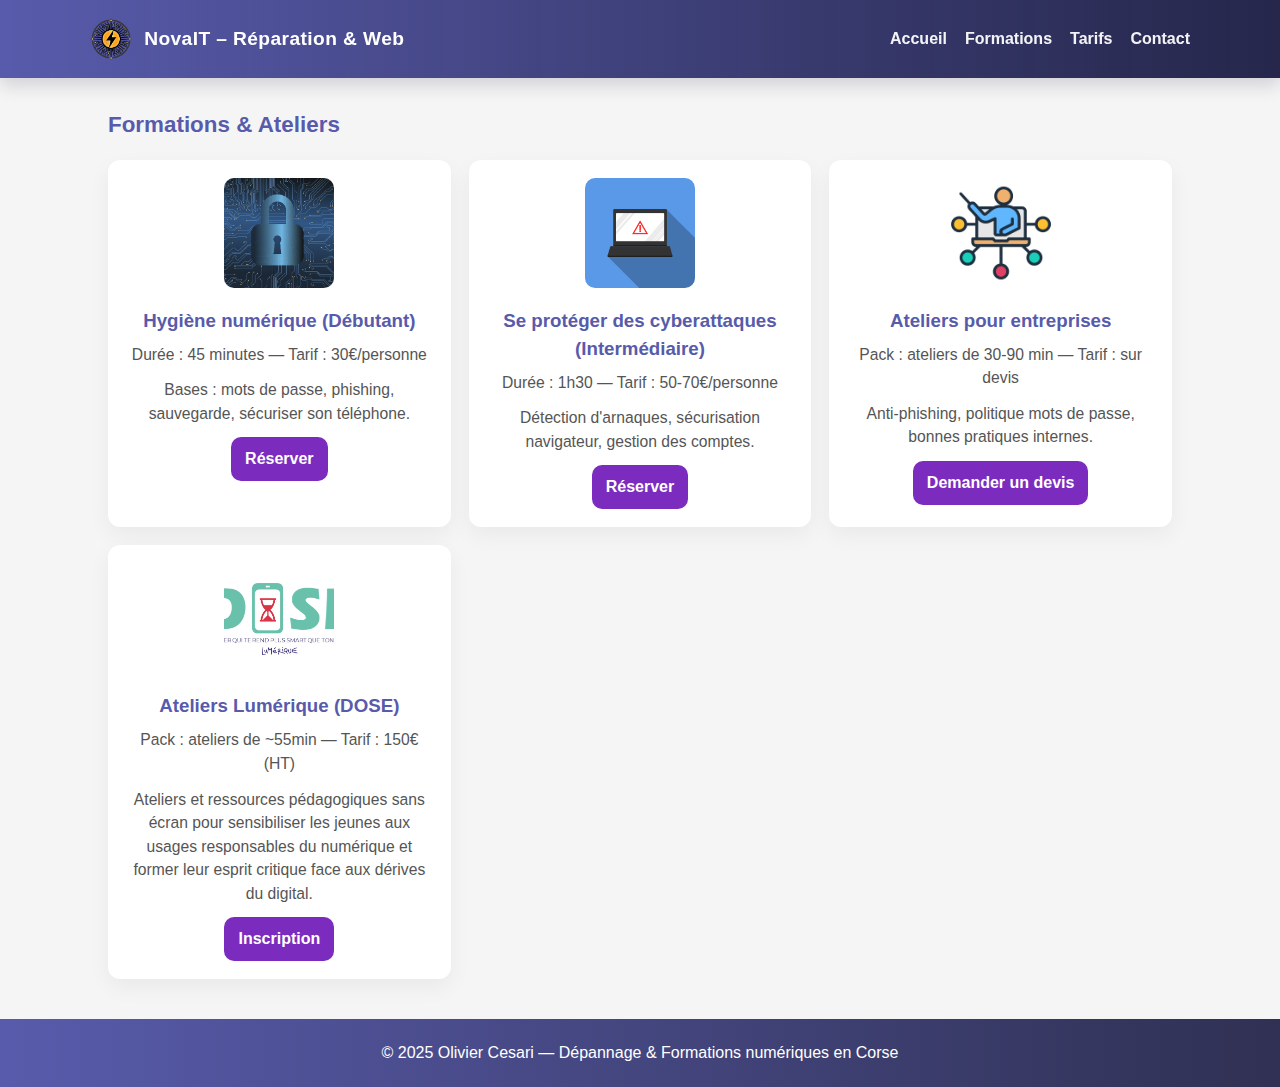
<file: site-olivier/formations.html>
<!DOCTYPE html>
<html lang="fr">
<head>
  <meta charset="utf-8" />
  <meta name="viewport" content="width=device-width,initial-scale=1" />
  <title>Olivier Informatique - Dépannage PC & Formations (Corse)</title>
  
  <!-- SEO de base -->
  <meta name="description" content="Dépannage informatique à domicile, réparation PC, création sites web et formations sécurité en Corse (Ajaccio, Bastia). Étudiant BTS SIO.">
  <meta name="keywords" content="dépannage informatique Corse, réparation ordinateur Ajaccio, formation sécurité Bastia, création site web Corse">
  <meta name="robots" content="index,follow">
  <meta name="author" content="Olivier - novait.fr">
  
  <!-- Google Search Console : colle la balise ici après vérif -->
  <!-- <meta name="google-site-verification" content="TA_CODE_GSC"> -->
  
  <!-- Open Graph pour partages réseaux -->
  <meta property="og:title" content="novait.fr - Dépannage Informatique & Formations Corse">
  <meta property="og:description" content="Réparation PC, sites web et formations sécurité en Corse.">
  <meta property="og:image" content="https://novait.fr/images/Logo/logo-transparent-png.png">
  <meta property="og:url" content="https://novait.fr/">
  <meta property="og:type" content="website">
  
  <link rel="icon" href="/images/Logo/logo-transparent-png.ico" type="image/x-icon">
  <link rel="stylesheet" href="style.css">
</head>

<body>
  <header>
  <div class="header-inner">
    <div class="site-title">
      <img src="images/Logo/logo-transparent.png" alt="NovaIT">
      <h1>NovaIT – Réparation & Web</h1>
    </div>

    <button class="burger" aria-label="Ouvrir le menu">
      ☰
    </button>

    <nav class="nav-links">
      <a href="index.html">Accueil</a>
      <a href="formations.html">Formations</a>
      <a href="tarifs.html">Tarifs</a>
      <a href="contact.html">Contact</a>
    </nav>
  </div>
</header>

<main class="container">
  <h2 class="section-title">Formations & Ateliers</h2>

  <div class="grid">
    <div class="card">
      <img src="images/hygiene.png" alt="Hygiène numérique">
      <h3>Hygiène numérique (Débutant)</h3>
      <p>Durée : 45 minutes — Tarif : 30€/personne</p>
      <p class="small">Bases : mots de passe, phishing, sauvegarde, sécuriser son téléphone.</p>
      <a class="btn" href="contact.html">Réserver</a>
    </div>

    <div class="card">
      <img src="images/cyber.png" alt="Cybersécurité">
      <h3>Se protéger des cyberattaques (Intermédiaire)</h3>
      <p>Durée : 1h30 — Tarif : 50-70€/personne</p>
      <p class="small">Détection d'arnaques, sécurisation navigateur, gestion des comptes.</p>
      <a class="btn" href="contact.html">Réserver</a>
    </div>

    <div class="card">
      <img src="images/entreprise.png" alt="Formation entreprise">
      <h3>Ateliers pour entreprises</h3>
      <p>Pack : ateliers de 30-90 min — Tarif : sur devis</p>
      <p class="small">Anti-phishing, politique mots de passe, bonnes pratiques internes.</p>
      <a class="btn" href="contact.html">Demander un devis</a>
    </div>

    <div class="card">
      <img src="images/doseblanc.jpg" alt="Atteliers Dose">
      <h3>Ateliers Lumérique (DOSE)</h3>
      <p>Pack : ateliers de ~55min — Tarif : 150€ (HT)</p>
      <p class="small">Ateliers et ressources pédagogiques sans écran pour sensibiliser les jeunes aux usages responsables du numérique et former leur esprit critique face aux dérives du digital.</p>
      <a class="btn" href="https://www.lumerique.fr/dose">Inscription</a>
    </div>
  </div>
</main>

<footer>
  <p>© 2025 Olivier Cesari — Dépannage & Formations numériques en Corse</p>
</footer>
<script>
  const burger = document.querySelector('.burger');
  const nav = document.querySelector('.nav-links');

  if (burger && nav) {
    burger.addEventListener('click', () => {
      nav.classList.toggle('open');
    });
  }
</script>
</body>
</html>
</file>
<file: style.css>
@import url('https://fonts.googleapis.com/css2?family=Inter:wght@400;500;600;700;800&family=Manrope:wght@600;700;800&display=swap');

:root {
  --bg: #ffffff;
  --surface: #f8f9fc;
  --panel: #ffffff;
  --text: #111827;
  --muted: #4b5563;
  --faint: #9ca3af;
  --line: #e5e7eb;
  --brand: #0f766e;
  --brand-dark: #0d5e57;
  --brand-light: #ccfbf1;
  --red: #991b1b;
  --red-light: #fee2e2;
  --gold: #92400e;
  --gold-light: #fef3c7;
  --shadow: 0 4px 24px rgba(0,0,0,0.07);
  --shadow-lg: 0 8px 40px rgba(0,0,0,0.10);
  --radius: 16px;
  --container: 1160px;
}

* { box-sizing: border-box; margin: 0; padding: 0; }
html { scroll-behavior: smooth; }
body { font-family: 'Inter', sans-serif; background: var(--bg); color: var(--text); line-height: 1.65; font-size: 16px; }
a { color: inherit; text-decoration: none; }
img { display: block; max-width: 100%; }
button { font: inherit; cursor: pointer; }
h1,h2,h3,h4 { font-family: 'Manrope', sans-serif; line-height: 1.1; }

.container { width: min(var(--container), calc(100% - 32px)); margin: 0 auto; }

/* ---- HEADER ---- */
.site-header { position: sticky; top: 0; z-index: 100; background: rgba(255,255,255,0.95); backdrop-filter: blur(12px); border-bottom: 1px solid var(--line); }
.header-inner { display: flex; align-items: center; justify-content: space-between; min-height: 72px; gap: 20px; }
.brand { display: flex; align-items: center; gap: 12px; }
.brand-name { font-family: 'Manrope', sans-serif; font-weight: 800; font-size: 1rem; }
.brand-sub { font-size: .82rem; color: var(--muted); }
.nav { display: flex; align-items: center; gap: 6px; }
.nav a { padding: 8px 14px; border-radius: 999px; font-weight: 600; font-size: .92rem; color: var(--muted); transition: background .15s, color .15s; }
.nav a:hover { background: var(--surface); color: var(--text); }
.nav a.active { background: var(--brand); color: #fff; }
.menu-btn { display: none; border: none; background: transparent; font-size: 1.7rem; color: var(--text); }

/* ---- HERO ---- */
.hero { padding: 56px 0 36px; }
.hero-grid { display: grid; grid-template-columns: 1fr 380px; gap: 20px; align-items: stretch; }
.hero-card { padding: 42px; border: 1px solid var(--line); border-radius: 24px; background: var(--panel); box-shadow: var(--shadow-lg); }
.badge { display: inline-flex; align-items: center; gap: 6px; padding: 6px 12px; border-radius: 999px; background: var(--brand-light); color: var(--brand-dark); font-weight: 700; font-size: .84rem; margin-bottom: 18px; }
.hero-card h1 { font-size: clamp(2rem, 4.5vw, 3.8rem); color: var(--text); margin-bottom: 14px; }
.hero-card > p { font-size: 1.06rem; color: var(--muted); max-width: 56ch; margin-bottom: 26px; }
.btn-row { display: flex; gap: 12px; flex-wrap: wrap; }
.hero-aside { border-radius: 24px; overflow: hidden; background: #0f2624; color: #fff; padding: 30px; display: flex; flex-direction: column; justify-content: space-between; }
.hero-aside h2 { font-size: 1.2rem; margin-bottom: 10px; }
.hero-aside p { color: rgba(255,255,255,.75); font-size: .95rem; }
.stats-grid { display: grid; grid-template-columns: 1fr 1fr; gap: 10px; margin-top: 20px; }
.stat { background: rgba(255,255,255,.08); border: 1px solid rgba(255,255,255,.12); border-radius: 14px; padding: 14px; }
.stat strong { display: block; font-size: 1.4rem; font-family: 'Manrope', sans-serif; }
.stat span { font-size: .86rem; color: rgba(255,255,255,.72); }

/* ---- BUTTONS ---- */
.btn, .btn-ghost, .btn-white {
  display: inline-flex; align-items: center; justify-content: center;
  min-height: 46px; padding: 12px 22px; border-radius: 999px;
  font-weight: 700; font-size: .96rem; transition: .18s ease;
  white-space: nowrap; border: none;
}
.btn { background: var(--brand); color: #fff; }
.btn:hover { background: var(--brand-dark); transform: translateY(-1px); box-shadow: 0 6px 18px rgba(15,118,110,.3); }
.btn-ghost { background: transparent; border: 1.5px solid var(--line); color: var(--text); }
.btn-ghost:hover { background: var(--surface); }
.btn-white { background: #fff; color: var(--text); box-shadow: var(--shadow); }
.btn-white:hover { transform: translateY(-1px); }

/* ---- SECTIONS ---- */
.section { padding: 28px 0 14px; }
.sec-head { margin-bottom: 22px; }
.sec-head h2 { font-size: clamp(1.5rem, 2.2vw, 2rem); margin-bottom: 8px; }
.sec-head p { color: var(--muted); max-width: 64ch; }

/* ---- CARDS ---- */
.grid-3 { display: grid; grid-template-columns: repeat(3, minmax(0,1fr)); gap: 20px; }
.scard { padding: 28px; border: 1px solid var(--line); border-radius: var(--radius); background: var(--panel); box-shadow: var(--shadow); display: flex; flex-direction: column; }
.scard-tag { display: inline-block; padding: 4px 10px; border-radius: 999px; font-size: .8rem; font-weight: 700; margin-bottom: 14px; }
.scard-tag.green { background: var(--brand-light); color: var(--brand-dark); }
.scard-tag.red { background: var(--red-light); color: var(--red); }
.scard-tag.amber { background: var(--gold-light); color: var(--gold); }
.scard h3 { font-size: 1.18rem; margin-bottom: 10px; }
.scard p { color: var(--muted); font-size: .96rem; flex: 1; }
.scard-list { list-style: none; margin: 14px 0 20px; display: grid; gap: 8px; }
.scard-list li { font-size: .95rem; color: var(--muted); display: flex; gap: 8px; align-items: flex-start; }
.scard-list li::before { content: '✓'; color: var(--brand); font-weight: 800; flex-shrink: 0; margin-top: 1px; }
.scard .price-row { margin: 14px 0 4px; }
.scard .price { font-family: 'Manrope', sans-serif; font-size: 2.2rem; font-weight: 800; color: var(--text); line-height: 1; }
.scard .price-sub { font-size: .88rem; color: var(--muted); margin-top: 3px; }
.scard-btn { margin-top: auto; padding-top: 20px; }

/* ---- CTA BAND ---- */
.cta-band { border-radius: 20px; background: var(--brand); color: #fff; padding: 30px 32px; display: flex; justify-content: space-between; align-items: center; gap: 20px; }
.cta-band h2 { font-size: 1.5rem; margin-bottom: 6px; }
.cta-band p { color: rgba(255,255,255,.82); }

/* ---- PAGE HERO ---- */
.page-hero { padding: 44px 0 20px; }
.page-hero-inner { background: var(--surface); border: 1px solid var(--line); border-radius: 24px; padding: 40px; }
.page-hero-inner h1 { font-size: clamp(1.9rem, 3.5vw, 3rem); margin-bottom: 12px; }
.page-hero-inner p { color: var(--muted); max-width: 62ch; font-size: 1.04rem; }

/* ---- CONTACT ---- */
.contact-layout { display: grid; grid-template-columns: 1.15fr .85fr; gap: 20px; align-items: start; }
.form-card, .tips-card { padding: 28px; border: 1px solid var(--line); border-radius: var(--radius); background: var(--panel); box-shadow: var(--shadow); }
.form-card h2 { font-size: 1.4rem; margin-bottom: 20px; }
.form-row2 { display: grid; grid-template-columns: 1fr 1fr; gap: 14px; }
.form-group { margin-bottom: 16px; }
.form-group label { display: block; font-weight: 700; font-size: .94rem; margin-bottom: 8px; color: var(--text); }
.form-group input,
.form-group select,
.form-group textarea {
  width: 100%; padding: 13px 16px;
  border: 1.5px solid var(--line); border-radius: 12px;
  background: #fff; color: var(--text); font: inherit; font-size: .96rem;
  transition: border-color .15s;
}
.form-group input:focus,
.form-group select:focus,
.form-group textarea:focus { outline: none; border-color: var(--brand); }
.form-group textarea { min-height: 140px; resize: vertical; }
.tips-card h3 { font-size: 1.1rem; margin-bottom: 14px; }
.tip-list { list-style: none; display: grid; gap: 12px; margin-bottom: 18px; }
.tip-list li { font-size: .94rem; color: var(--muted); padding-left: 20px; position: relative; }
.tip-list li::before { content: '→'; position: absolute; left: 0; color: var(--brand); font-weight: 700; }
.info-pill { display: inline-flex; align-items: center; gap: 6px; background: var(--surface); border: 1px solid var(--line); border-radius: 999px; padding: 7px 12px; font-size: .86rem; font-weight: 600; color: var(--muted); margin-right: 8px; margin-bottom: 6px; }

/* ---- FOOTER ---- */
footer { padding: 24px 0 32px; margin-top: 36px; }
.footer-inner { border-top: 1px solid var(--line); padding-top: 18px; display: flex; justify-content: space-between; align-items: center; gap: 14px; flex-wrap: wrap; }
.footer-inner p { font-size: .9rem; color: var(--muted); }

/* ---- RESPONSIVE ---- */
@media (max-width: 960px) {
  .hero-grid, .grid-3, .contact-layout, .cta-band, .form-row2 { grid-template-columns: 1fr; }
  .cta-band { flex-direction: column; align-items: flex-start; }
}
@media (max-width: 720px) {
  .menu-btn { display: block; }
  .nav {
    display: none; position: absolute; top: 72px; left: 0; right: 0;
    flex-direction: column; align-items: stretch; padding: 12px 16px;
    background: #fff; border-bottom: 1px solid var(--line);
    box-shadow: 0 8px 24px rgba(0,0,0,.1);
  }
  .nav.open { display: flex; }
  .nav a { border-radius: 12px; padding: 12px 16px; }
  .hero { padding-top: 28px; }
  .hero-card, .page-hero-inner, .scard, .form-card, .tips-card { padding: 20px; }
}
</file>
<file: site-olivier/style.css>
:root{
  --primary:#7b2cbf;
  --dark:#585bab;
  --accent:#cdb4db;
  --muted:#f5f5f5;
  --text:#222;
}

/* Réglages généraux */
*{
  box-sizing:border-box;
  margin:0;
  padding:0;
}

html,body{
  height:100%;
}

body{
  font-family: Inter, "Segoe UI", Roboto, Arial, sans-serif;
  background:var(--muted);
  color:var(--text);
  -webkit-font-smoothing:antialiased;
  -moz-osx-font-smoothing:grayscale;
  line-height:1.5;
}

/* Header */
header{
  background: linear-gradient(90deg, var(--dark), rgba(26,27,65,0.95));
  color:#fff;
  padding:18px 20px;
  box-shadow: 0 6px 18px rgba(26,27,65,0.18);
  position:sticky;
  top:0;
  z-index:100;
}

.header-inner{
  max-width:1100px;
  margin:0 auto;
  display:flex;
  align-items:center;
  justify-content:space-between;
  gap:16px;
}

.site-title{
  display:flex;
  align-items:center;
  gap:12px;
}

.site-title img{
  height:42px;
}

.site-title h1{
  font-size:1.2rem;
  letter-spacing:0.4px;
}

/* Navigation */
nav a{
  color:rgba(255,255,255,0.95);
  text-decoration:none;
  margin-left:18px;
  font-weight:600;
}

nav a:hover{
  opacity:0.9;
}

/* Conteneur principal */
.container{
  max-width:1100px;
  margin:30px auto;
  padding:0 18px;
}

/* Hero */
.hero{
  display:grid;
  grid-template-columns:1fr 480px;
  gap:30px;
  align-items:center;
  margin-bottom:28px;
}

.hero-card{
  background:#fff;
  padding:30px;
  border-radius:14px;
  box-shadow:0 10px 30px rgba(26,27,65,0.06);
}

.hero h2{
  color:var(--dark);
  font-size:1.8rem;
  margin-bottom:8px;
}

.hero p{
  color:#444;
  margin-bottom:18px;
}

.hero .cta{
  display:inline-block;
  background:var(--primary);
  color:white;
  padding:12px 18px;
  border-radius:10px;
  text-decoration:none;
  font-weight:700;
  box-shadow: 0 8px 18px rgba(123,44,191,0.18);
}

.hero .secondary{
  display:inline-block;
  margin-left:12px;
  color:var(--dark);
  background:transparent;
  padding:10px 16px;
  border-radius:10px;
  border:1px solid rgba(26,27,65,0.06);
}

.hero-image{
  width:100%;
  border-radius:14px;
  height:100%;
  object-fit:cover;
  box-shadow:0 10px 30px rgba(26,27,65,0.08);
}

/* Titres de section */
.section-title{
  margin:10px 0 18px;
  color:var(--dark);
  font-size:1.4rem;
}

/* Grille de cartes */
.grid{
  display:grid;
  grid-template-columns:repeat(3,1fr);
  gap:18px;
  margin-bottom:26px;
}

.card{
  background:#fff;
  padding:18px;
  border-radius:12px;
  box-shadow:0 8px 22px rgba(26,27,65,0.05);
  text-align:center;
}

.card img{
  width:110px;
  height:110px;
  object-fit:cover;
  border-radius:10px;
  margin-bottom:12px;
}

.card h3{
  color:var(--dark);
  margin-bottom:8px;
}

.card p{
  color:#555;
  margin-bottom:12px;
  font-size:0.98rem;
}

.card .btn{
  display:inline-block;
  background:var(--primary);
  color:#fff;
  padding:10px 14px;
  border-radius:10px;
  text-decoration:none;
  font-weight:700;
}

/* Tarifs */
.pricing{
  display:grid;
  grid-template-columns:repeat(3,1fr);
  gap:18px;
  margin:18px 0 40px;
}

.price{
  background:linear-gradient(180deg, #fff, #faf9ff);
  padding:20px;
  border-radius:12px;
  box-shadow:0 8px 20px rgba(26,27,65,0.06);
  text-align:center;
}

.price h4{
  color:var(--dark);
  margin-bottom:8px;
}

.price p{
  color:#555;
  margin-bottom:12px;
  font-weight:600;
}

/* Formulaire de contact */
.form-card{
  background:#fff;
  padding:22px;
  border-radius:12px;
  box-shadow:0 8px 26px rgba(26,27,65,0.06);
  margin-top:18px;
}

.form-card label{
  display:block;
  margin-bottom:6px;
  font-weight:700;
  color:#333;
}

.form-card input,
.form-card select,
.form-card textarea{
  width:100%;
  padding:10px 12px;
  margin-bottom:12px;
  border:1px solid #e5e7ef;
  border-radius:8px;
  font-size:0.98rem;
}

.form-card button{
  background:var(--dark);
  color:#fff;
  padding:12px 16px;
  border-radius:10px;
  font-weight:700;
  border:none;
  cursor:pointer;
}

/* Footer */
footer{
  margin-top:40px;
  padding:22px 0;
  text-align:center;
  color:#fff;
  background: linear-gradient(90deg, var(--dark), rgba(26,27,65,0.9));
}

/* Utilitaires */
.center{text-align:center;}
.small{font-size:0.92rem;color:#666;}

/* ------- Responsive desktop -> tablette ------- */
@media (max-width:1000px){
  .hero{grid-template-columns:1fr 1fr;}
  .grid{grid-template-columns:repeat(2,1fr);}
  .pricing{grid-template-columns:repeat(2,1fr);}
}

/* ------- Responsive mobile ------- */
@media (max-width:700px){
  .hero{grid-template-columns:1fr; gap:14px;}
  .grid{grid-template-columns:1fr;}
  .pricing{grid-template-columns:1fr;}
  header{padding:12px;}
  .site-title h1{font-size:1rem;}
}

/* Bouton devis important (tarifs) */
.btn-devis-important{
  display:inline-block;
  margin-top:18px;
  padding:14px 22px;
  background:var(--primary);
  color:#fff;
  font-weight:700;
  border-radius:999px;
  text-decoration:none;
  box-shadow:0 10px 24px rgba(123,44,191,0.35);
  text-transform:uppercase;
  letter-spacing:0.5px;
}

.btn-devis-important:hover{
  transform:translateY(-1px);
  box-shadow:0 12px 28px rgba(123,44,191,0.4);
}

/* ------- Burger menu ------- */
.burger{
  display:none;
  background:transparent;
  border:none;
  color:#fff;
  font-size:1.8rem;
  cursor:pointer;
}

/* Menu normal (ordi) */
.nav-links{
  display:flex;
  align-items:center;
}

/* Mobile : menu caché + burger visible */
@media (max-width:700px){
  .burger{display:block;}

  .nav-links{
    position:absolute;
    right:12px;
    top:60px;
    background:var(--dark);
    padding:10px 14px;
    border-radius:10px;
    display:none;          /* caché par défaut */
    flex-direction:column;
    gap:8px;
  }

  .nav-links a{
    margin:0;
  }

  .nav-links.open{         /* affiché quand on clique */
    display:flex;
  }
<<<<<<< HEAD
}
=======
}

.small {
  font-size: 0.92rem;
  color: #666;
}

.price .prix {
  font-size: 2.5rem !important;  /* ✅ Présent file:9 */
  color: #7b2cbf !important;
}

>>>>>>> cddd8fc (Update site)
</file>
